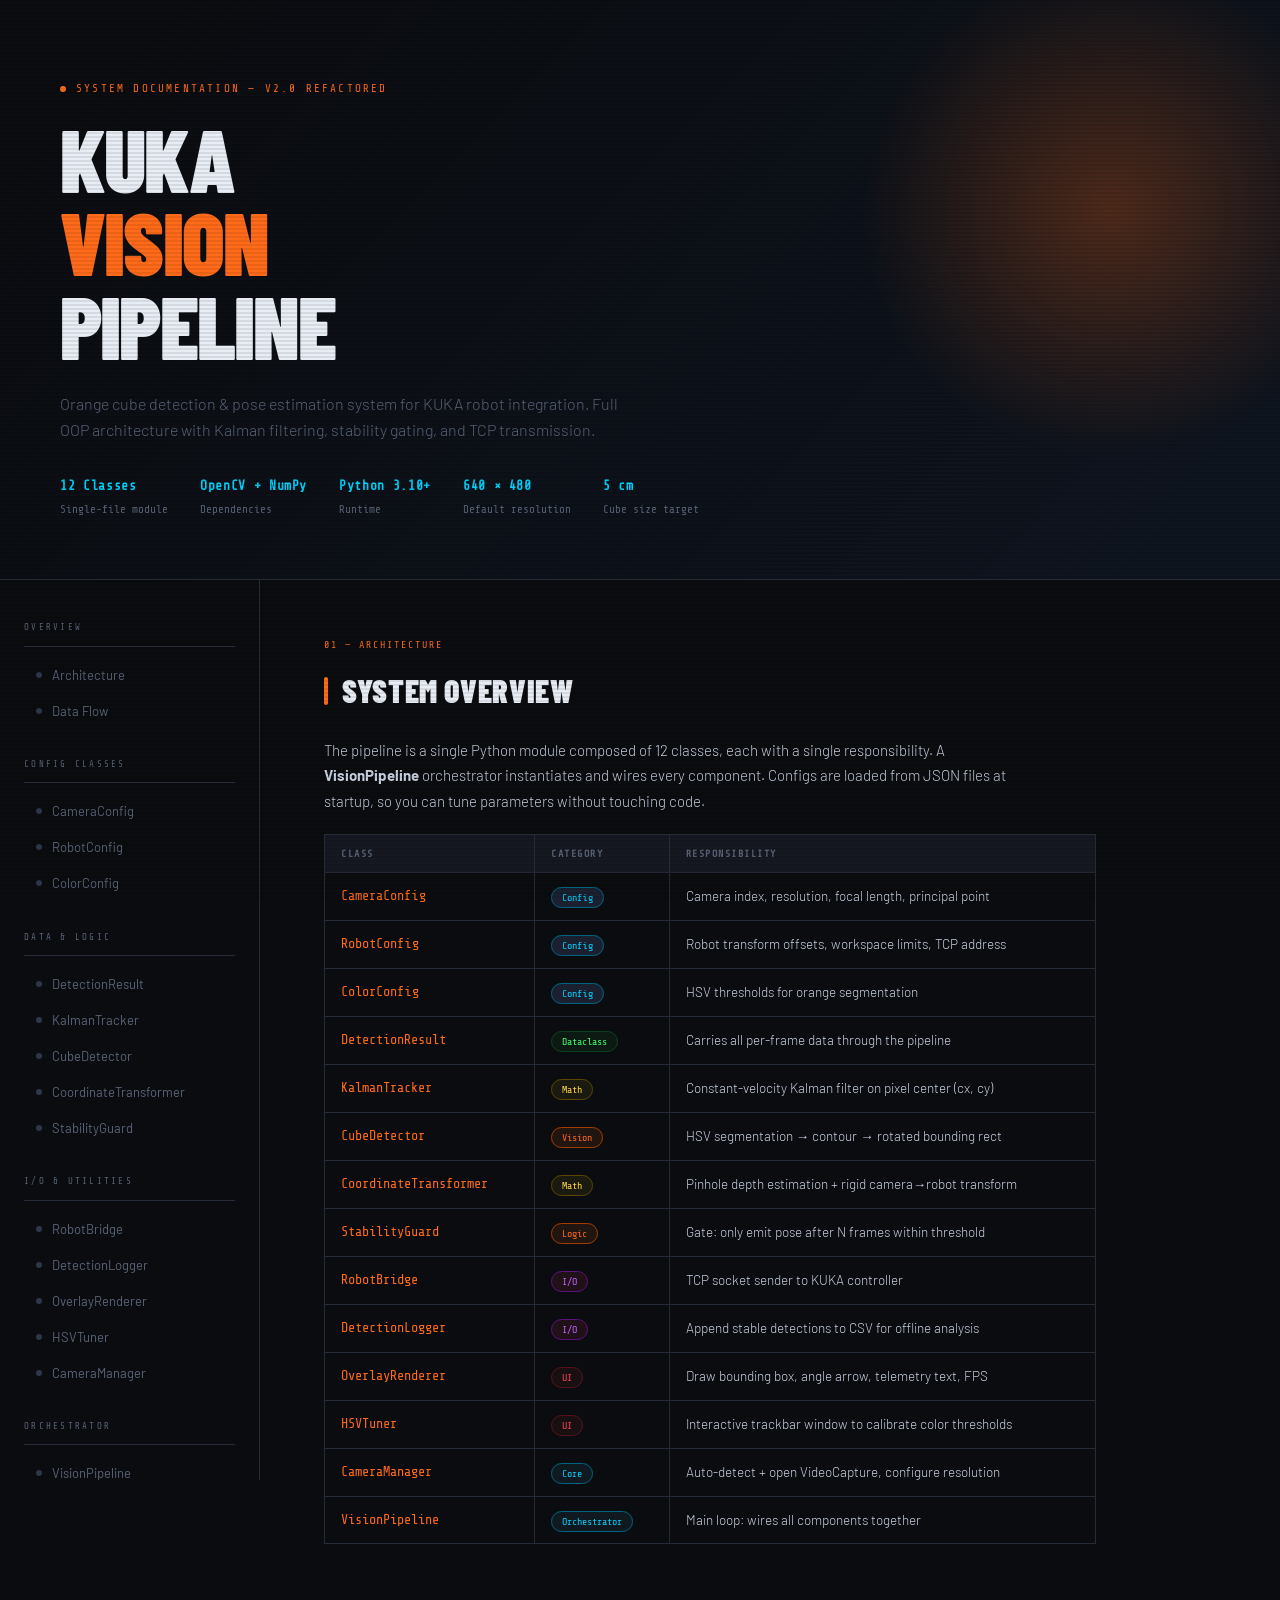
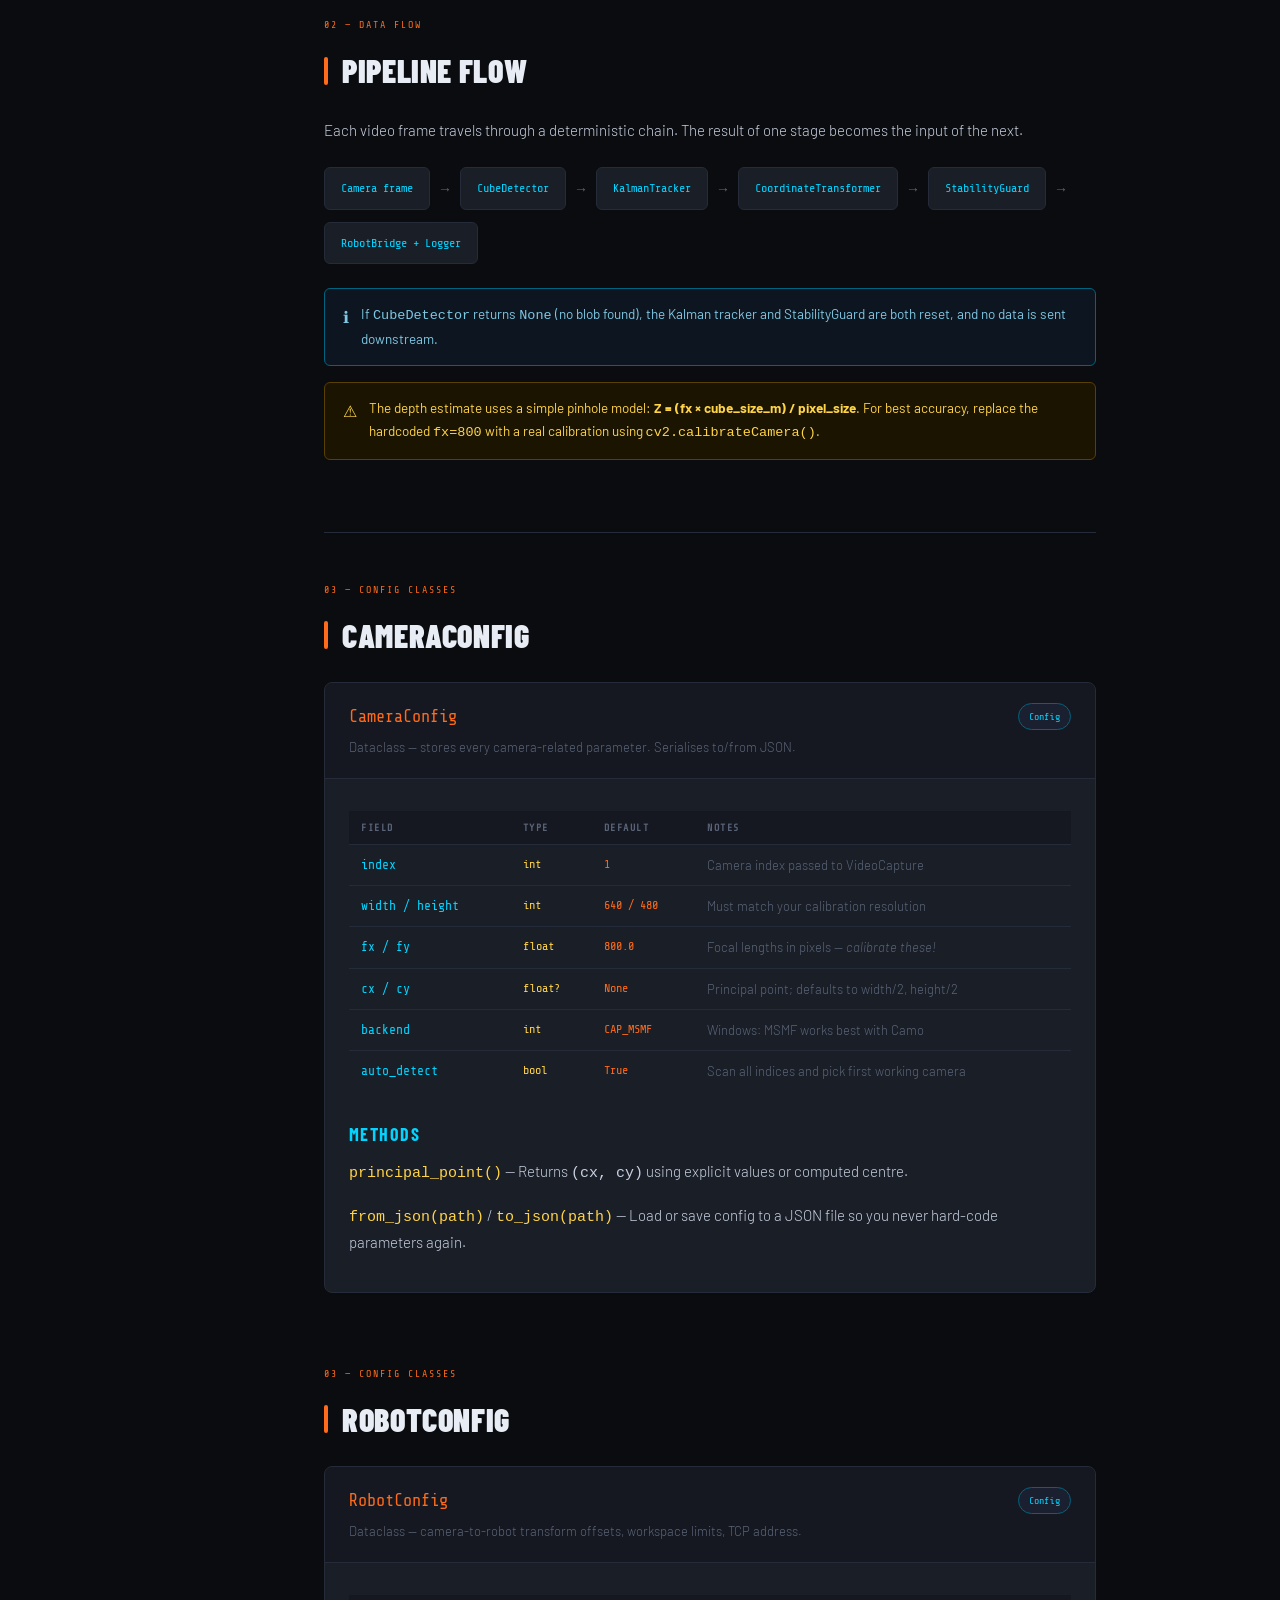
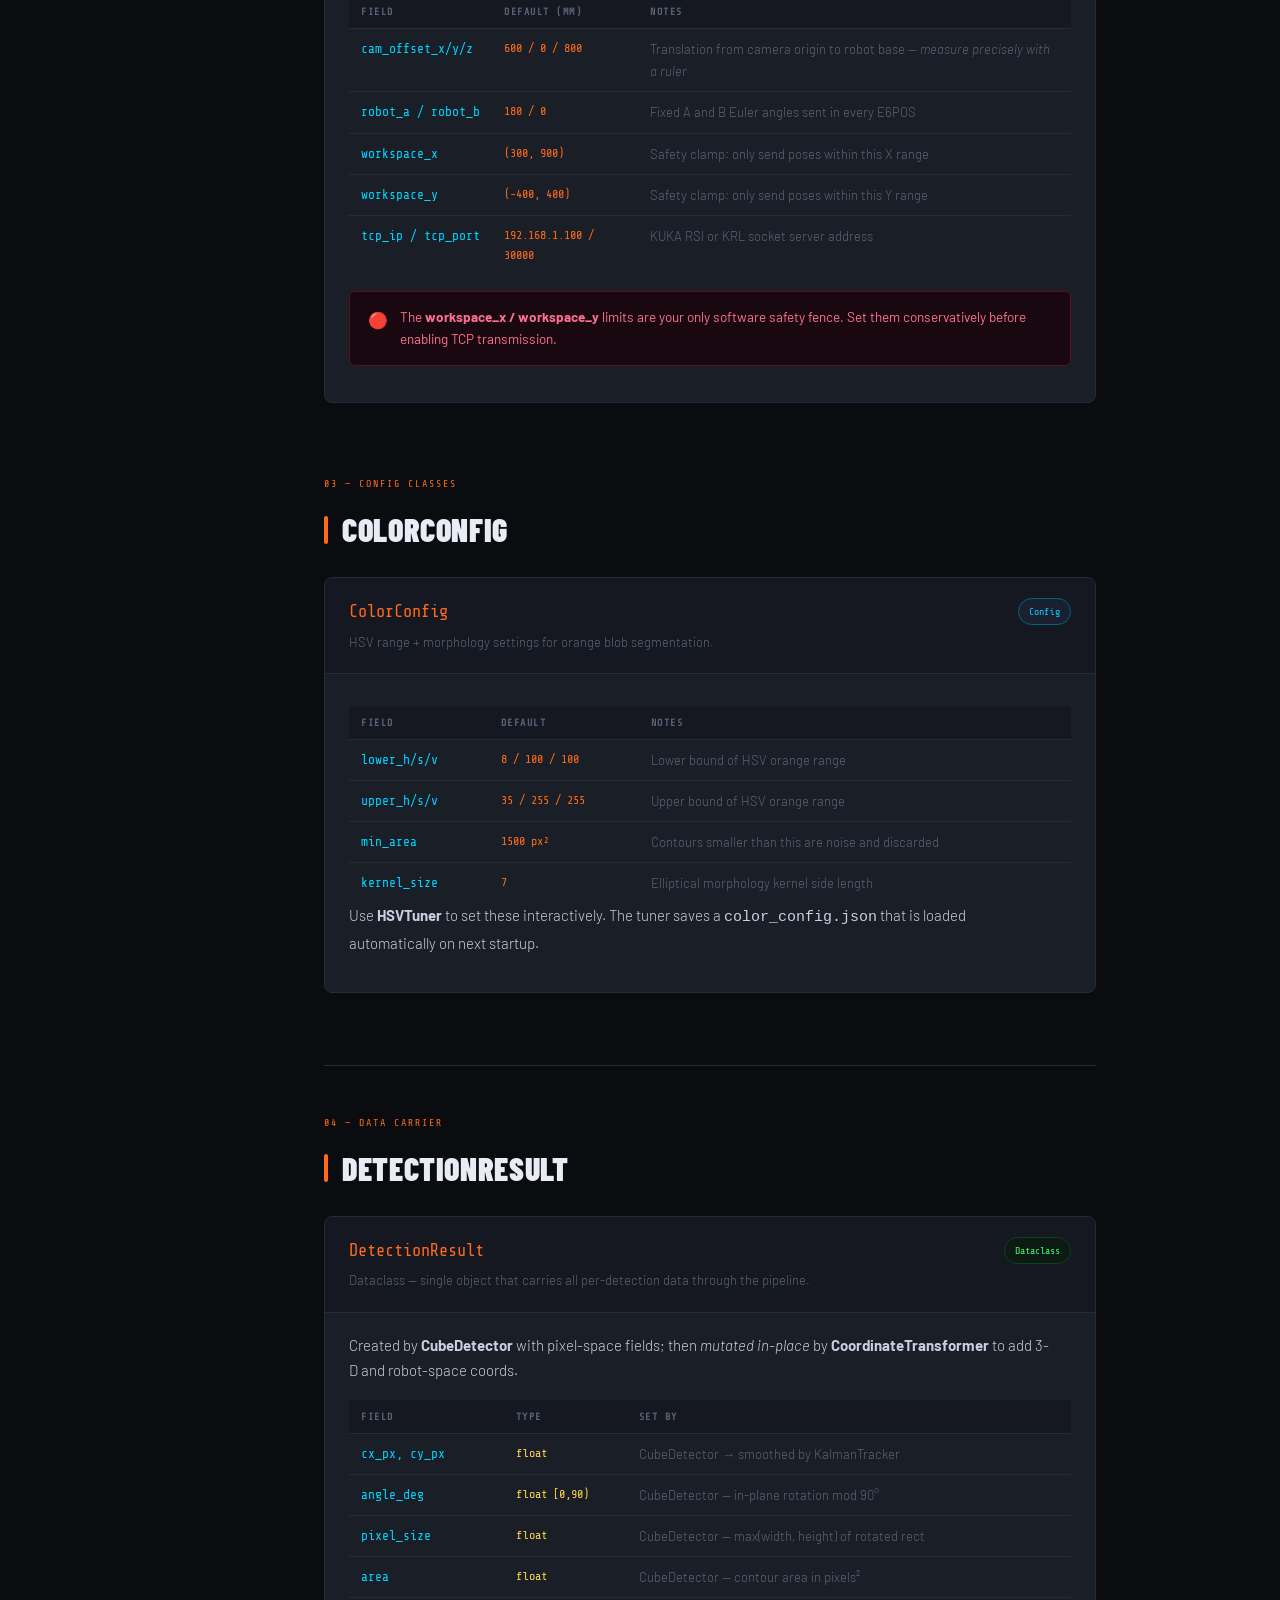
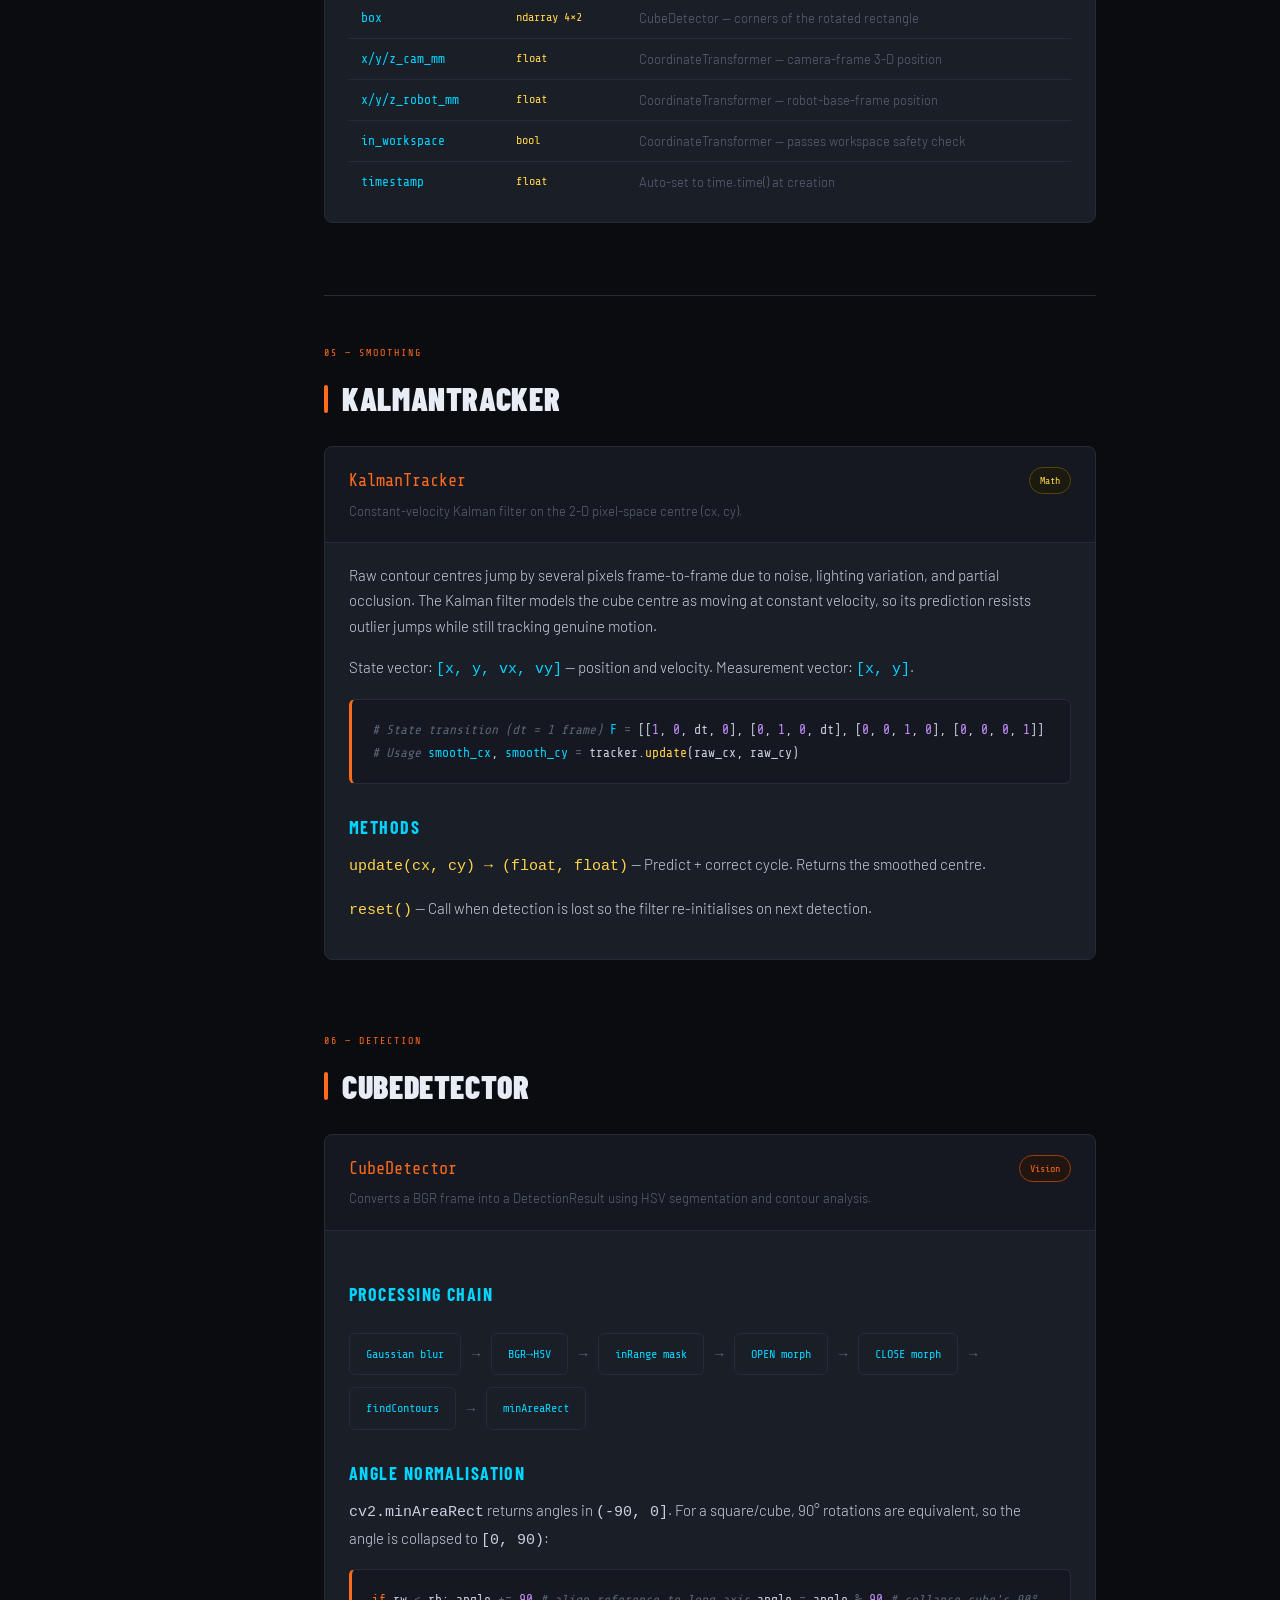
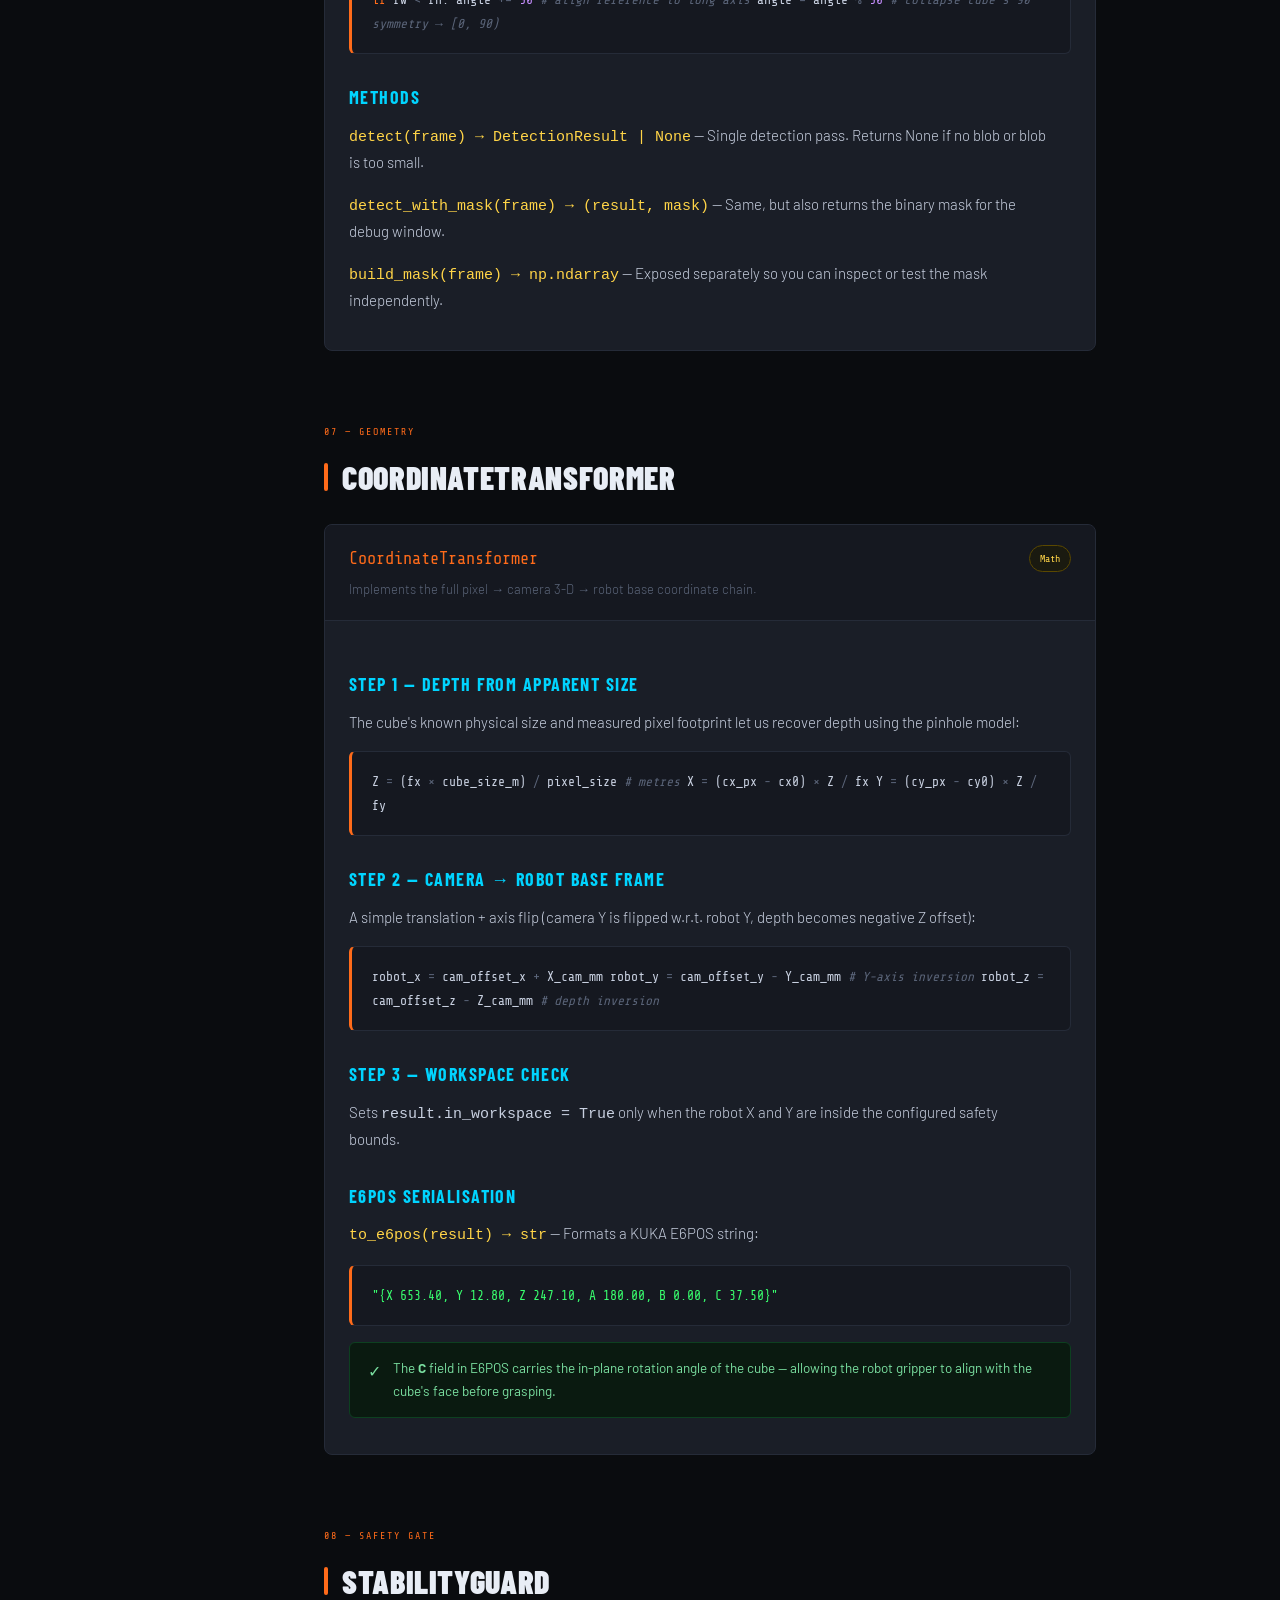
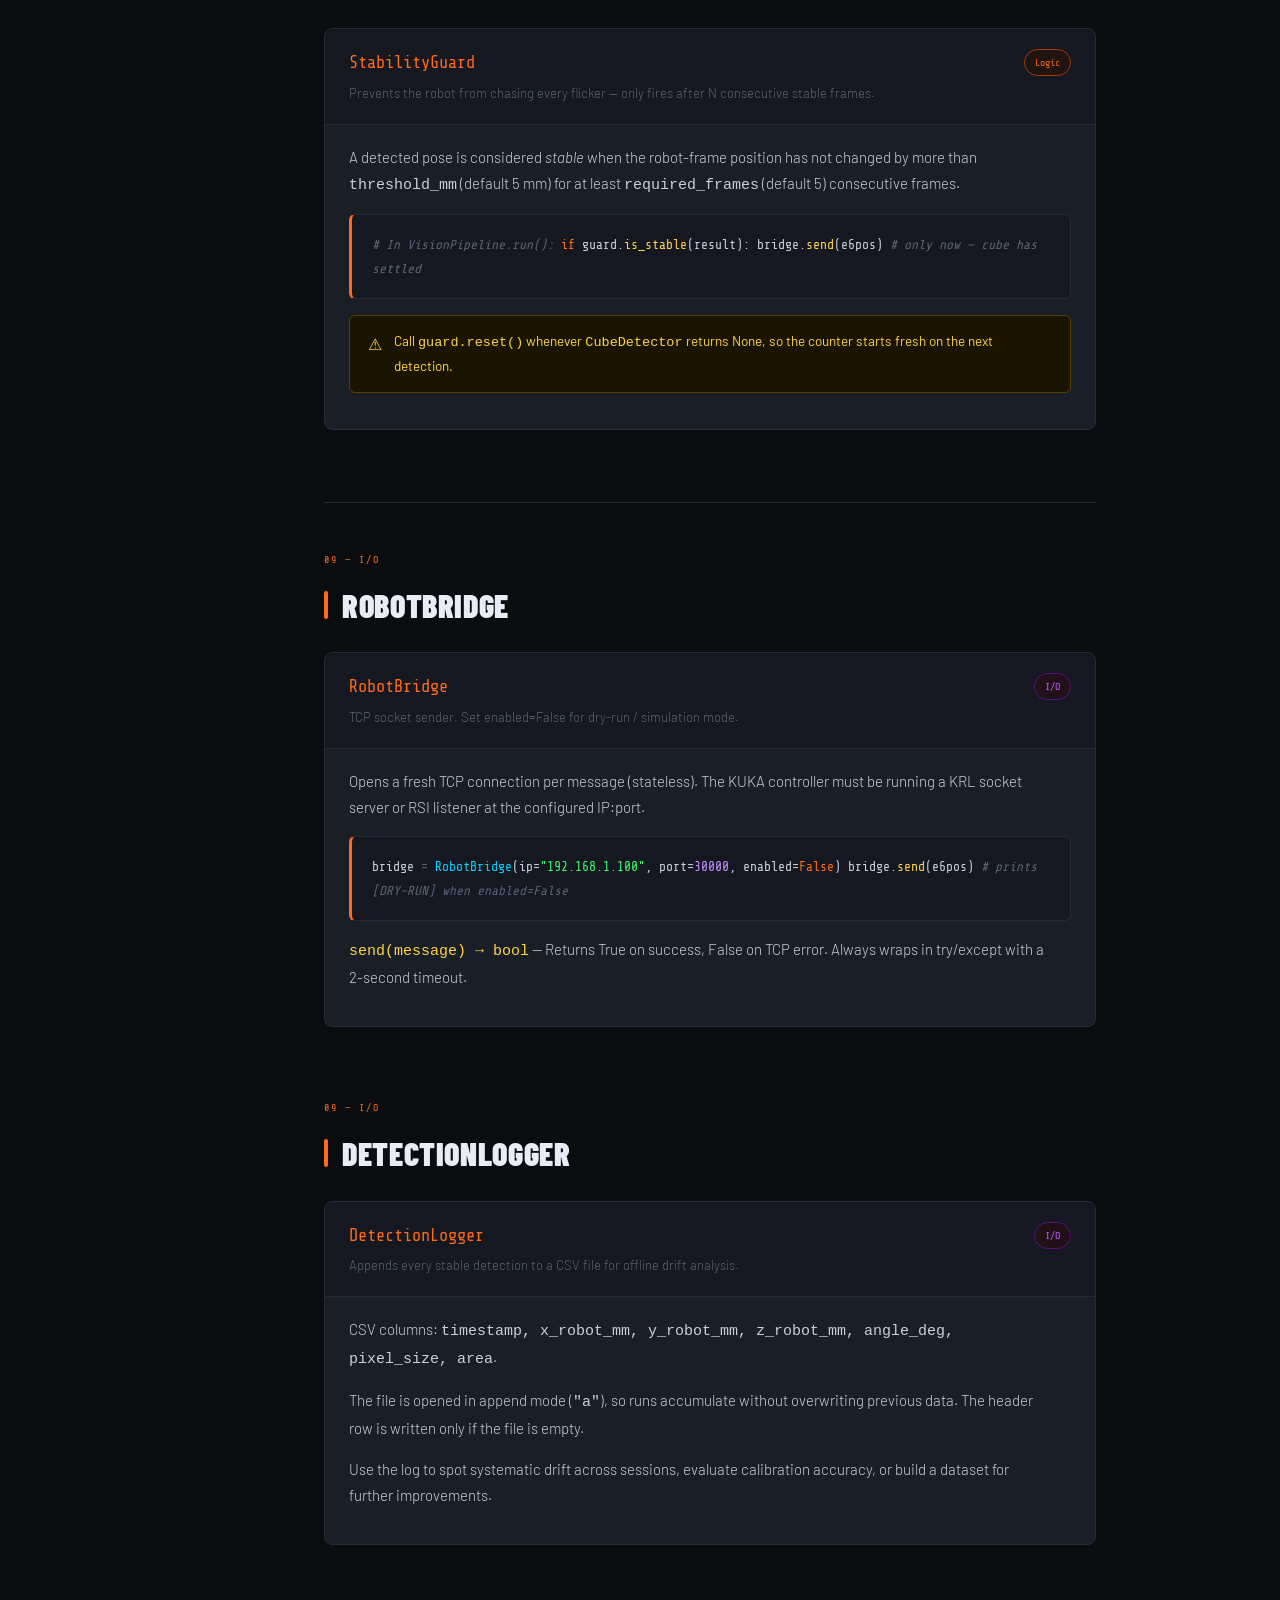
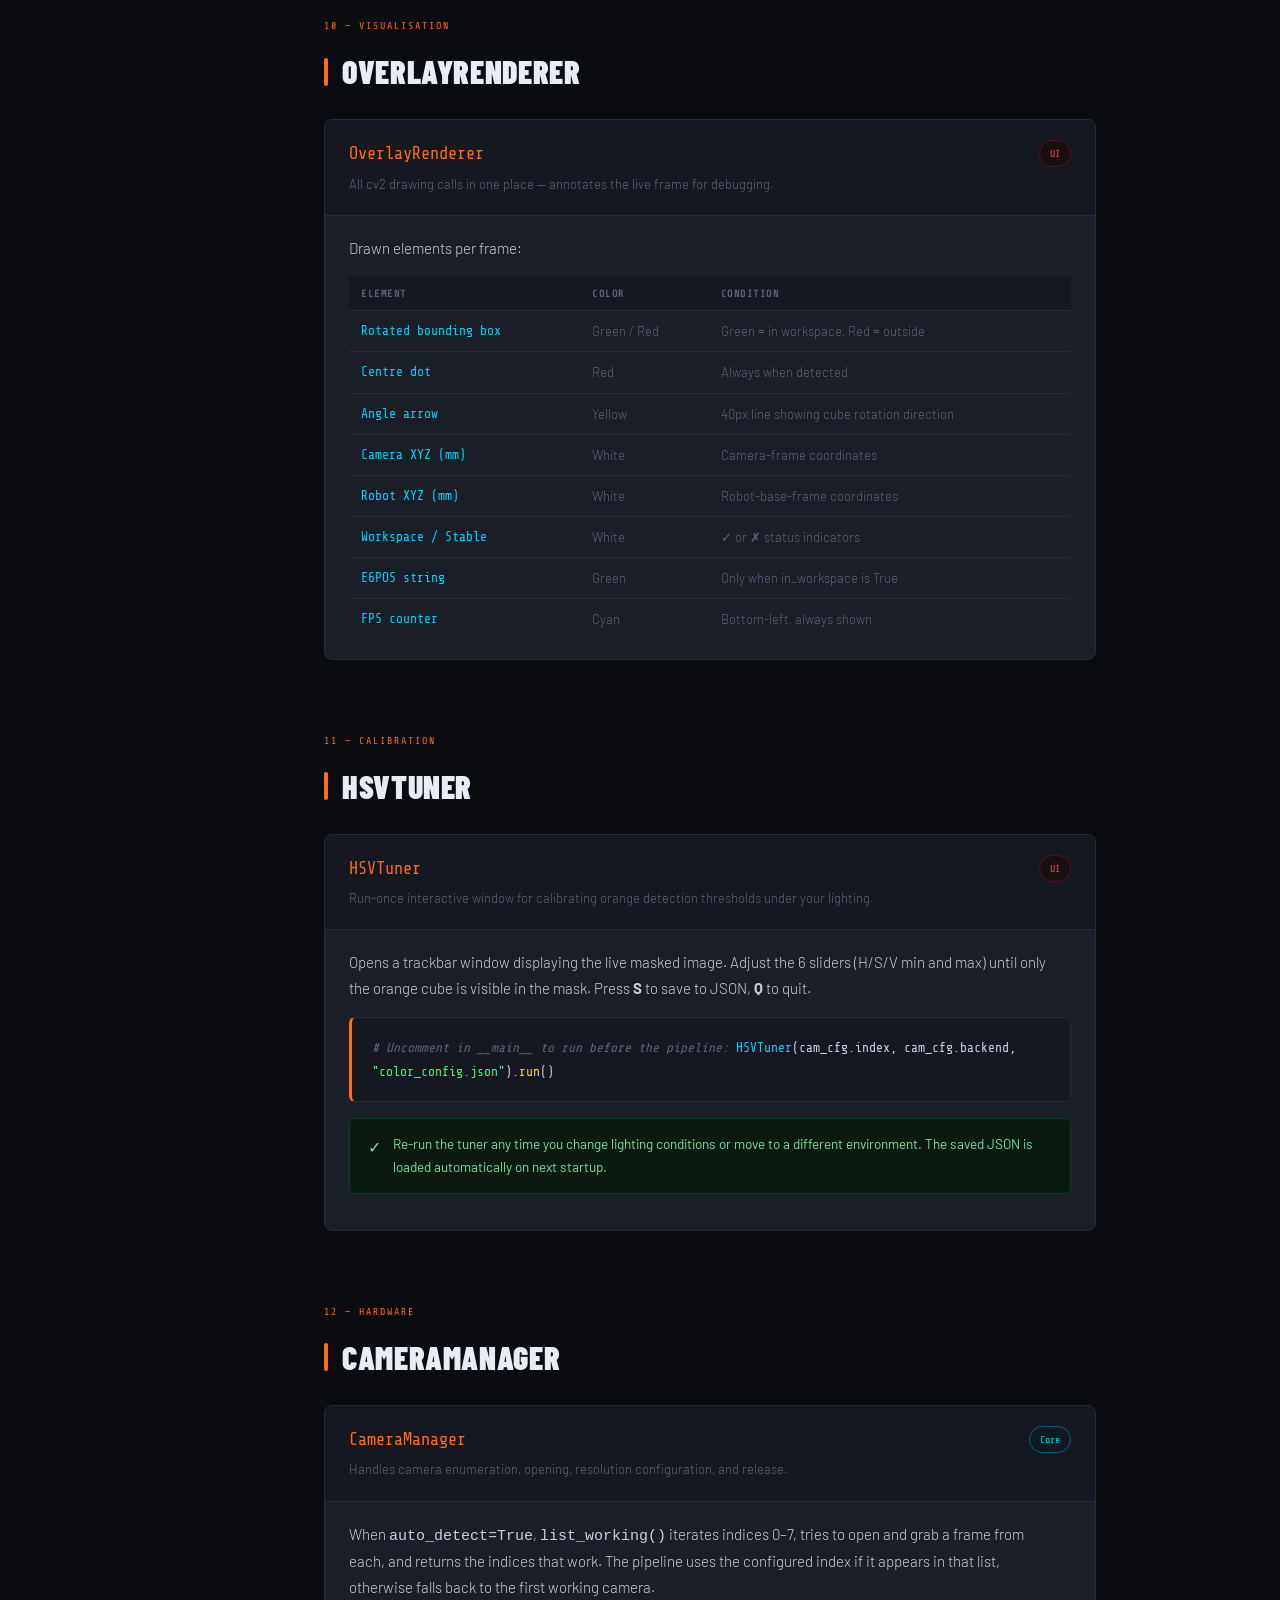
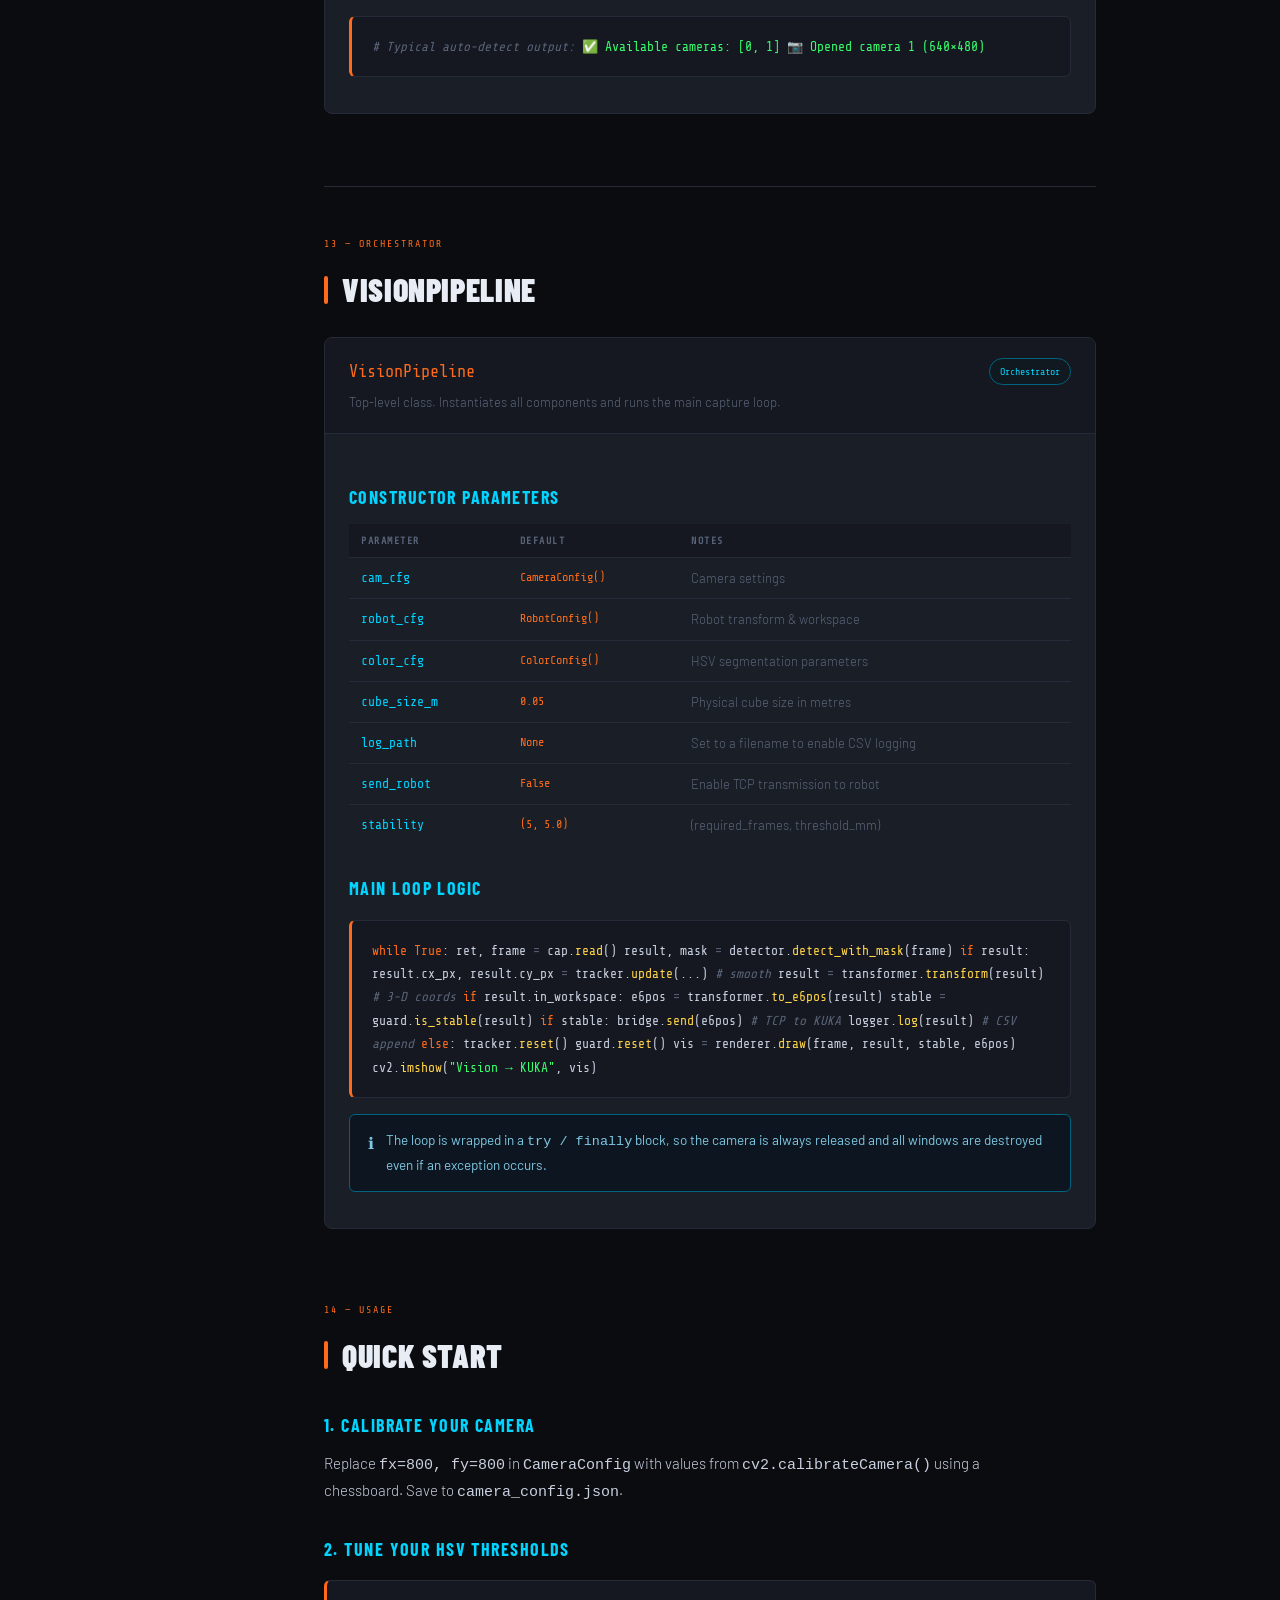
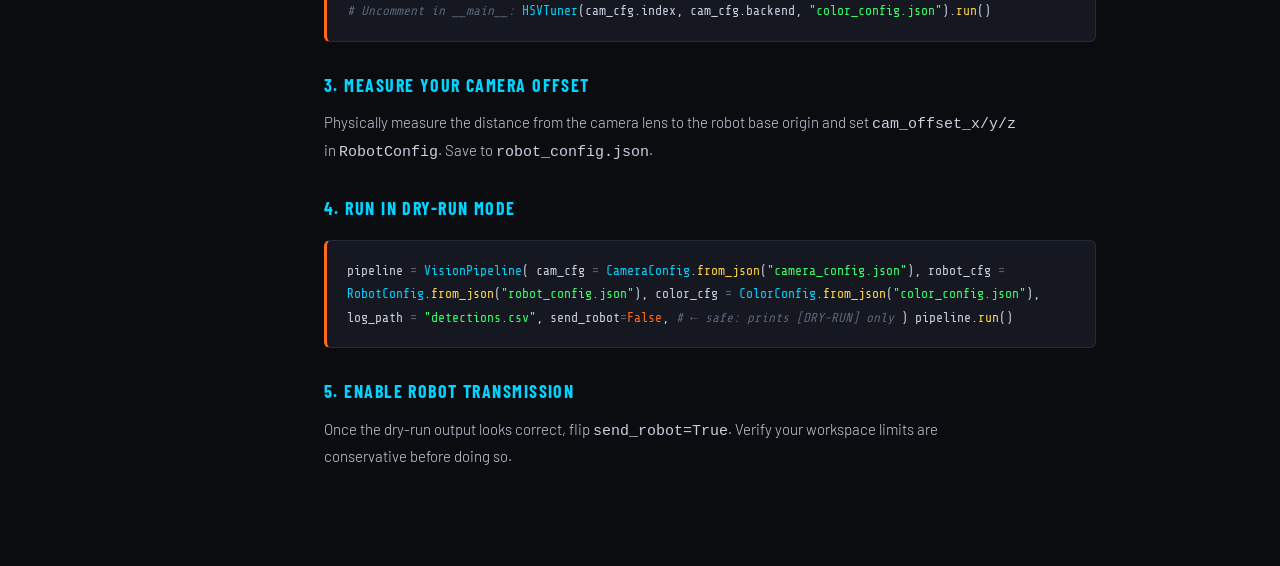
<file: portfolio_assets/software/AVR GP/Pre Trials/kuka_vision_docs.html>
<!DOCTYPE html>
<html lang="en">
<head>
<meta charset="UTF-8" />
<meta name="viewport" content="width=device-width, initial-scale=1.0" />
<title>KUKA Vision Pipeline — Code Documentation</title>
<link href="https://fonts.googleapis.com/css2?family=Share+Tech+Mono&family=Barlow:wght@300;400;600;700;900&family=Barlow+Condensed:wght@700;900&display=swap" rel="stylesheet" />
<style>
  :root {
    --bg:         #0a0c0f;
    --bg2:        #0f1217;
    --bg3:        #151820;
    --panel:      #1a1e27;
    --border:     #252b38;
    --border-hi:  #2e3749;
    --orange:     #ff6b1a;
    --orange-dim: #a33e00;
    --orange-glow:#ff6b1a44;
    --cyan:       #00d4ff;
    --cyan-dim:   #006480;
    --green:      #39ff6e;
    --green-dim:  #0d4020;
    --yellow:     #ffd447;
    --red:        #ff3b5c;
    --text:       #c8d0e0;
    --text-dim:   #5a6478;
    --text-bright:#e8edf5;
    --mono:       'Share Tech Mono', monospace;
    --sans:       'Barlow', sans-serif;
    --cond:       'Barlow Condensed', sans-serif;
  }

  *, *::before, *::after { box-sizing: border-box; margin: 0; padding: 0; }

  html { scroll-behavior: smooth; }

  body {
    background: var(--bg);
    color: var(--text);
    font-family: var(--sans);
    font-size: 15px;
    line-height: 1.7;
    overflow-x: hidden;
  }

  /* ── SCANLINE OVERLAY ── */
  body::before {
    content: '';
    position: fixed; inset: 0;
    background: repeating-linear-gradient(
      0deg,
      transparent,
      transparent 2px,
      rgba(0,0,0,0.08) 2px,
      rgba(0,0,0,0.08) 4px
    );
    pointer-events: none;
    z-index: 9999;
  }

  /* ── HEADER ── */
  header {
    position: relative;
    padding: 80px 60px 60px;
    border-bottom: 1px solid var(--border);
    overflow: hidden;
    background: linear-gradient(135deg, #0a0c0f 0%, #0f1520 100%);
  }

  header::after {
    content: '';
    position: absolute;
    top: -40px; right: -80px;
    width: 500px; height: 500px;
    background: radial-gradient(circle, var(--orange-glow) 0%, transparent 70%);
    pointer-events: none;
  }

  .header-tag {
    font-family: var(--mono);
    font-size: 11px;
    color: var(--orange);
    letter-spacing: 0.2em;
    text-transform: uppercase;
    margin-bottom: 18px;
    display: flex;
    align-items: center;
    gap: 10px;
  }

  .header-tag::before {
    content: '';
    display: inline-block;
    width: 6px; height: 6px;
    background: var(--orange);
    border-radius: 50%;
    animation: blink 1.4s step-end infinite;
  }

  @keyframes blink { 50% { opacity: 0; } }

  h1 {
    font-family: var(--cond);
    font-size: clamp(42px, 7vw, 88px);
    font-weight: 900;
    color: var(--text-bright);
    line-height: 0.95;
    letter-spacing: -0.02em;
    text-transform: uppercase;
    margin-bottom: 24px;
  }

  h1 span { color: var(--orange); }

  .header-sub {
    font-size: 16px;
    font-weight: 300;
    color: var(--text-dim);
    max-width: 560px;
    line-height: 1.6;
  }

  .header-meta {
    margin-top: 32px;
    display: flex;
    gap: 32px;
    flex-wrap: wrap;
  }

  .meta-item {
    font-family: var(--mono);
    font-size: 11px;
    color: var(--text-dim);
    display: flex;
    flex-direction: column;
    gap: 4px;
  }

  .meta-item strong {
    color: var(--cyan);
    font-size: 13px;
    letter-spacing: 0.05em;
  }

  /* ── LAYOUT ── */
  .layout {
    display: grid;
    grid-template-columns: 260px 1fr;
    min-height: 100vh;
    max-width: 1400px;
    margin: 0 auto;
  }

  /* ── SIDEBAR ── */
  nav {
    border-right: 1px solid var(--border);
    padding: 40px 0;
    position: sticky;
    top: 0;
    height: 100vh;
    overflow-y: auto;
    background: var(--bg);
  }

  nav::-webkit-scrollbar { width: 3px; }
  nav::-webkit-scrollbar-track { background: transparent; }
  nav::-webkit-scrollbar-thumb { background: var(--border-hi); border-radius: 2px; }

  .nav-section {
    padding: 0 24px;
    margin-bottom: 28px;
  }

  .nav-label {
    font-family: var(--mono);
    font-size: 9px;
    color: var(--text-dim);
    letter-spacing: 0.25em;
    text-transform: uppercase;
    padding: 0 0 10px 0;
    border-bottom: 1px solid var(--border);
    margin-bottom: 10px;
  }

  nav a {
    display: flex;
    align-items: center;
    gap: 10px;
    padding: 7px 10px;
    border-radius: 4px;
    color: var(--text-dim);
    text-decoration: none;
    font-size: 13px;
    font-weight: 400;
    transition: all 0.15s;
    border-left: 2px solid transparent;
  }

  nav a:hover {
    color: var(--text-bright);
    background: var(--panel);
    border-left-color: var(--orange);
  }

  nav a .dot {
    width: 6px; height: 6px;
    border-radius: 50%;
    background: var(--border-hi);
    flex-shrink: 0;
    transition: background 0.15s;
  }

  nav a:hover .dot { background: var(--orange); }

  .pipeline-diagram {
    margin: 20px 24px 0;
    padding: 16px;
    background: var(--bg3);
    border: 1px solid var(--border);
    border-radius: 6px;
    font-family: var(--mono);
    font-size: 10px;
    color: var(--text-dim);
    line-height: 2.2;
  }

  .pipeline-diagram .arrow { color: var(--orange-dim); }
  .pipeline-diagram .node  { color: var(--cyan); }

  /* ── MAIN CONTENT ── */
  main {
    padding: 56px 64px;
    max-width: 900px;
  }

  /* ── SECTION ── */
  .section {
    margin-bottom: 72px;
    opacity: 0;
    transform: translateY(18px);
    animation: fadeUp 0.5s ease forwards;
  }

  @keyframes fadeUp {
    to { opacity: 1; transform: translateY(0); }
  }

  .section:nth-child(1)  { animation-delay: 0.05s; }
  .section:nth-child(2)  { animation-delay: 0.10s; }
  .section:nth-child(3)  { animation-delay: 0.15s; }
  .section:nth-child(4)  { animation-delay: 0.20s; }
  .section:nth-child(5)  { animation-delay: 0.25s; }
  .section:nth-child(6)  { animation-delay: 0.30s; }
  .section:nth-child(7)  { animation-delay: 0.35s; }
  .section:nth-child(8)  { animation-delay: 0.40s; }
  .section:nth-child(9)  { animation-delay: 0.45s; }
  .section:nth-child(10) { animation-delay: 0.50s; }
  .section:nth-child(11) { animation-delay: 0.55s; }
  .section:nth-child(12) { animation-delay: 0.60s; }
  .section:nth-child(13) { animation-delay: 0.65s; }

  .section-eyebrow {
    font-family: var(--mono);
    font-size: 10px;
    color: var(--orange);
    letter-spacing: 0.2em;
    text-transform: uppercase;
    margin-bottom: 10px;
  }

  h2 {
    font-family: var(--cond);
    font-size: 32px;
    font-weight: 900;
    color: var(--text-bright);
    text-transform: uppercase;
    letter-spacing: 0.02em;
    margin-bottom: 20px;
    display: flex;
    align-items: center;
    gap: 14px;
  }

  h2::before {
    content: '';
    display: block;
    width: 4px;
    height: 28px;
    background: var(--orange);
    border-radius: 2px;
    flex-shrink: 0;
  }

  h3 {
    font-family: var(--cond);
    font-size: 18px;
    font-weight: 700;
    color: var(--cyan);
    text-transform: uppercase;
    letter-spacing: 0.08em;
    margin: 28px 0 10px;
  }

  p {
    color: var(--text);
    margin-bottom: 16px;
    max-width: 700px;
    font-weight: 300;
  }

  /* ── CLASS CARD ── */
  .class-card {
    background: var(--panel);
    border: 1px solid var(--border);
    border-radius: 8px;
    margin-bottom: 32px;
    overflow: hidden;
    transition: border-color 0.2s;
  }

  .class-card:hover { border-color: var(--border-hi); }

  .class-header {
    padding: 20px 24px;
    border-bottom: 1px solid var(--border);
    display: flex;
    align-items: flex-start;
    justify-content: space-between;
    gap: 16px;
    background: var(--bg3);
  }

  .class-name {
    font-family: var(--mono);
    font-size: 17px;
    color: var(--orange);
    margin-bottom: 4px;
  }

  .class-desc {
    font-size: 13px;
    color: var(--text-dim);
    font-weight: 300;
  }

  .class-badge {
    font-family: var(--mono);
    font-size: 10px;
    padding: 4px 10px;
    border-radius: 20px;
    white-space: nowrap;
    flex-shrink: 0;
  }

  .badge-config   { background: #1a2030; color: var(--cyan);   border: 1px solid var(--cyan-dim); }
  .badge-logic    { background: #201510; color: var(--orange);  border: 1px solid var(--orange-dim); }
  .badge-data     { background: #0d1a14; color: var(--green);   border: 1px solid var(--green-dim); }
  .badge-io       { background: #201018; color: #c060ff;        border: 1px solid #5a1080; }
  .badge-math     { background: #1a1a10; color: var(--yellow);  border: 1px solid #5a4800; }
  .badge-ui       { background: #181010; color: var(--red);     border: 1px solid #5a1020; }
  .badge-core     { background: #101820; color: var(--cyan);    border: 1px solid var(--cyan-dim); }

  .class-body {
    padding: 20px 24px;
  }

  /* ── PROPS TABLE ── */
  .prop-table {
    width: 100%;
    border-collapse: collapse;
    font-size: 13px;
    margin-top: 12px;
  }

  .prop-table th {
    font-family: var(--mono);
    font-size: 10px;
    letter-spacing: 0.15em;
    text-transform: uppercase;
    color: var(--text-dim);
    text-align: left;
    padding: 8px 12px;
    border-bottom: 1px solid var(--border);
    background: var(--bg3);
  }

  .prop-table td {
    padding: 9px 12px;
    border-bottom: 1px solid var(--border);
    vertical-align: top;
  }

  .prop-table tr:last-child td { border-bottom: none; }
  .prop-table tr:hover td { background: var(--bg3); }

  .prop-table .prop-name {
    font-family: var(--mono);
    color: var(--cyan);
    font-size: 13px;
    white-space: nowrap;
  }

  .prop-table .prop-type {
    font-family: var(--mono);
    color: var(--yellow);
    font-size: 12px;
  }

  .prop-table .prop-default {
    font-family: var(--mono);
    color: var(--orange);
    font-size: 12px;
  }

  .prop-table .prop-note {
    color: var(--text-dim);
    font-size: 13px;
    font-weight: 300;
  }

  /* ── CODE BLOCK ── */
  .code-block {
    background: var(--bg3);
    border: 1px solid var(--border);
    border-left: 3px solid var(--orange);
    border-radius: 6px;
    padding: 18px 20px;
    margin: 16px 0;
    overflow-x: auto;
    font-family: var(--mono);
    font-size: 13px;
    line-height: 1.8;
    color: var(--text);
  }

  .code-block .kw  { color: var(--orange); }
  .code-block .cl  { color: var(--cyan); }
  .code-block .fn  { color: var(--yellow); }
  .code-block .st  { color: var(--green); }
  .code-block .cm  { color: var(--text-dim); font-style: italic; }
  .code-block .nm  { color: #c78fff; }
  .code-block .op  { color: var(--text-dim); }

  /* ── CALLOUT ── */
  .callout {
    padding: 14px 18px;
    border-radius: 6px;
    margin: 16px 0;
    font-size: 13.5px;
    display: flex;
    gap: 12px;
    align-items: flex-start;
  }

  .callout-icon { flex-shrink: 0; font-size: 16px; line-height: 1.7; }

  .callout.info    { background: #0d1520; border: 1px solid var(--cyan-dim);   color: #7ec8e3; }
  .callout.warn    { background: #1a1400; border: 1px solid #5a4000;           color: var(--yellow); }
  .callout.tip     { background: #0a1a10; border: 1px solid var(--green-dim);  color: #7adfa0; }
  .callout.danger  { background: #1a0810; border: 1px solid #5a1020;           color: #ff7090; }

  /* ── FLOW DIAGRAM ── */
  .flow {
    display: flex;
    align-items: center;
    gap: 0;
    flex-wrap: wrap;
    margin: 24px 0;
    row-gap: 12px;
  }

  .flow-node {
    background: var(--panel);
    border: 1px solid var(--border);
    border-radius: 6px;
    padding: 10px 16px;
    font-family: var(--mono);
    font-size: 12px;
    color: var(--cyan);
    white-space: nowrap;
    transition: border-color 0.2s, color 0.2s;
    cursor: default;
  }

  .flow-node:hover { border-color: var(--orange); color: var(--orange); }

  .flow-arrow {
    padding: 0 8px;
    color: var(--text-dim);
    font-size: 14px;
    flex-shrink: 0;
  }

  /* ── OVERVIEW TABLE ── */
  .overview-table {
    width: 100%;
    border-collapse: collapse;
    font-size: 13.5px;
    margin: 20px 0;
  }

  .overview-table th {
    font-family: var(--mono);
    font-size: 10px;
    letter-spacing: 0.15em;
    text-transform: uppercase;
    color: var(--text-dim);
    text-align: left;
    padding: 10px 16px;
    background: var(--bg3);
    border: 1px solid var(--border);
  }

  .overview-table td {
    padding: 12px 16px;
    border: 1px solid var(--border);
    vertical-align: top;
  }

  .overview-table tr:hover td { background: var(--panel); }

  .overview-table .td-class {
    font-family: var(--mono);
    color: var(--orange);
    white-space: nowrap;
  }

  .overview-table .td-role  { color: var(--text); font-weight: 300; }
  .overview-table .td-badge { }

  /* ── DIVIDER ── */
  .divider {
    border: none;
    border-top: 1px solid var(--border);
    margin: 48px 0;
  }

  /* ── SCROLLBAR ── */
  ::-webkit-scrollbar       { width: 6px; height: 6px; }
  ::-webkit-scrollbar-track { background: var(--bg); }
  ::-webkit-scrollbar-thumb { background: var(--border-hi); border-radius: 3px; }

  /* ── RESPONSIVE ── */
  @media (max-width: 860px) {
    .layout { grid-template-columns: 1fr; }
    nav { display: none; }
    main { padding: 32px 24px; }
    header { padding: 48px 24px 40px; }
  }
</style>
</head>
<body>

<!-- ══ HEADER ══════════════════════════════════════════════════ -->
<header>
  <div class="header-tag">System Documentation — v2.0 Refactored</div>
  <h1>KUKA<br/><span>Vision</span><br/>Pipeline</h1>
  <p class="header-sub">
    Orange cube detection &amp; pose estimation system for KUKA robot integration.
    Full OOP architecture with Kalman filtering, stability gating, and TCP transmission.
  </p>
  <div class="header-meta">
    <div class="meta-item"><strong>12 Classes</strong>Single-file module</div>
    <div class="meta-item"><strong>OpenCV + NumPy</strong>Dependencies</div>
    <div class="meta-item"><strong>Python 3.10+</strong>Runtime</div>
    <div class="meta-item"><strong>640 × 480</strong>Default resolution</div>
    <div class="meta-item"><strong>5 cm</strong>Cube size target</div>
  </div>
</header>

<div class="layout">

<!-- ══ SIDEBAR NAV ══════════════════════════════════════════════ -->
<nav>
  <div class="nav-section">
    <div class="nav-label">Overview</div>
    <a href="#overview"><span class="dot"></span>Architecture</a>
    <a href="#pipeline-flow"><span class="dot"></span>Data Flow</a>
  </div>
  <div class="nav-section">
    <div class="nav-label">Config Classes</div>
    <a href="#cameracfg"><span class="dot"></span>CameraConfig</a>
    <a href="#robotcfg"><span class="dot"></span>RobotConfig</a>
    <a href="#colorcfg"><span class="dot"></span>ColorConfig</a>
  </div>
  <div class="nav-section">
    <div class="nav-label">Data & Logic</div>
    <a href="#detection-result"><span class="dot"></span>DetectionResult</a>
    <a href="#kalman"><span class="dot"></span>KalmanTracker</a>
    <a href="#detector"><span class="dot"></span>CubeDetector</a>
    <a href="#transformer"><span class="dot"></span>CoordinateTransformer</a>
    <a href="#stability"><span class="dot"></span>StabilityGuard</a>
  </div>
  <div class="nav-section">
    <div class="nav-label">I/O & Utilities</div>
    <a href="#bridge"><span class="dot"></span>RobotBridge</a>
    <a href="#logger"><span class="dot"></span>DetectionLogger</a>
    <a href="#renderer"><span class="dot"></span>OverlayRenderer</a>
    <a href="#hsvtuner"><span class="dot"></span>HSVTuner</a>
    <a href="#cammanager"><span class="dot"></span>CameraManager</a>
  </div>
  <div class="nav-section">
    <div class="nav-label">Orchestrator</div>
    <a href="#visionpipeline"><span class="dot"></span>VisionPipeline</a>
  </div>

  <div class="pipeline-diagram">
    <div class="node">CameraManager</div>
    <div class="arrow">  ↓  frame</div>
    <div class="node">CubeDetector</div>
    <div class="arrow">  ↓  DetectionResult</div>
    <div class="node">KalmanTracker</div>
    <div class="arrow">  ↓  smoothed px</div>
    <div class="node">CoordinateTransformer</div>
    <div class="arrow">  ↓  robot coords</div>
    <div class="node">StabilityGuard</div>
    <div class="arrow">  ↓  stable?</div>
    <div class="node">RobotBridge</div>
    <div class="arrow">  +  DetectionLogger</div>
    <div class="node">OverlayRenderer</div>
  </div>
</nav>

<!-- ══ MAIN ══════════════════════════════════════════════════════ -->
<main>

  <!-- ── ARCHITECTURE OVERVIEW ── -->
  <section class="section" id="overview">
    <div class="section-eyebrow">01 — Architecture</div>
    <h2>System Overview</h2>
    <p>
      The pipeline is a single Python module composed of 12 classes, each with a single responsibility.
      A <strong>VisionPipeline</strong> orchestrator instantiates and wires every component.
      Configs are loaded from JSON files at startup, so you can tune parameters without touching code.
    </p>

    <table class="overview-table">
      <thead>
        <tr>
          <th>Class</th>
          <th>Category</th>
          <th>Responsibility</th>
        </tr>
      </thead>
      <tbody>
        <tr><td class="td-class">CameraConfig</td><td><span class="class-badge badge-config">Config</span></td><td class="td-role">Camera index, resolution, focal length, principal point</td></tr>
        <tr><td class="td-class">RobotConfig</td><td><span class="class-badge badge-config">Config</span></td><td class="td-role">Robot transform offsets, workspace limits, TCP address</td></tr>
        <tr><td class="td-class">ColorConfig</td><td><span class="class-badge badge-config">Config</span></td><td class="td-role">HSV thresholds for orange segmentation</td></tr>
        <tr><td class="td-class">DetectionResult</td><td><span class="class-badge badge-data">Dataclass</span></td><td class="td-role">Carries all per-frame data through the pipeline</td></tr>
        <tr><td class="td-class">KalmanTracker</td><td><span class="class-badge badge-math">Math</span></td><td class="td-role">Constant-velocity Kalman filter on pixel center (cx, cy)</td></tr>
        <tr><td class="td-class">CubeDetector</td><td><span class="class-badge badge-logic">Vision</span></td><td class="td-role">HSV segmentation → contour → rotated bounding rect</td></tr>
        <tr><td class="td-class">CoordinateTransformer</td><td><span class="class-badge badge-math">Math</span></td><td class="td-role">Pinhole depth estimation + rigid camera→robot transform</td></tr>
        <tr><td class="td-class">StabilityGuard</td><td><span class="class-badge badge-logic">Logic</span></td><td class="td-role">Gate: only emit pose after N frames within threshold</td></tr>
        <tr><td class="td-class">RobotBridge</td><td><span class="class-badge badge-io">I/O</span></td><td class="td-role">TCP socket sender to KUKA controller</td></tr>
        <tr><td class="td-class">DetectionLogger</td><td><span class="class-badge badge-io">I/O</span></td><td class="td-role">Append stable detections to CSV for offline analysis</td></tr>
        <tr><td class="td-class">OverlayRenderer</td><td><span class="class-badge badge-ui">UI</span></td><td class="td-role">Draw bounding box, angle arrow, telemetry text, FPS</td></tr>
        <tr><td class="td-class">HSVTuner</td><td><span class="class-badge badge-ui">UI</span></td><td class="td-role">Interactive trackbar window to calibrate color thresholds</td></tr>
        <tr><td class="td-class">CameraManager</td><td><span class="class-badge badge-core">Core</span></td><td class="td-role">Auto-detect + open VideoCapture, configure resolution</td></tr>
        <tr><td class="td-class">VisionPipeline</td><td><span class="class-badge badge-core">Orchestrator</span></td><td class="td-role">Main loop: wires all components together</td></tr>
      </tbody>
    </table>
  </section>

  <!-- ── DATA FLOW ── -->
  <section class="section" id="pipeline-flow">
    <div class="section-eyebrow">02 — Data Flow</div>
    <h2>Pipeline Flow</h2>
    <p>Each video frame travels through a deterministic chain. The result of one stage becomes the input of the next.</p>

    <div class="flow">
      <div class="flow-node">Camera frame</div>
      <div class="flow-arrow">→</div>
      <div class="flow-node">CubeDetector</div>
      <div class="flow-arrow">→</div>
      <div class="flow-node">KalmanTracker</div>
      <div class="flow-arrow">→</div>
      <div class="flow-node">CoordinateTransformer</div>
      <div class="flow-arrow">→</div>
      <div class="flow-node">StabilityGuard</div>
      <div class="flow-arrow">→</div>
      <div class="flow-node">RobotBridge + Logger</div>
    </div>

    <div class="callout info">
      <span class="callout-icon">ℹ</span>
      <span>If <code>CubeDetector</code> returns <code>None</code> (no blob found), the Kalman tracker and StabilityGuard are both reset, and no data is sent downstream.</span>
    </div>

    <div class="callout warn">
      <span class="callout-icon">⚠</span>
      <span>The depth estimate uses a simple pinhole model: <strong>Z = (fx × cube_size_m) / pixel_size</strong>. For best accuracy, replace the hardcoded <code>fx=800</code> with a real calibration using <code>cv2.calibrateCamera()</code>.</span>
    </div>
  </section>

  <hr class="divider" />

  <!-- ── CAMERACFG ── -->
  <section class="section" id="cameracfg">
    <div class="section-eyebrow">03 — Config Classes</div>
    <h2>CameraConfig</h2>
    <div class="class-card">
      <div class="class-header">
        <div>
          <div class="class-name">CameraConfig</div>
          <div class="class-desc">Dataclass — stores every camera-related parameter. Serialises to/from JSON.</div>
        </div>
        <span class="class-badge badge-config">Config</span>
      </div>
      <div class="class-body">
        <table class="prop-table">
          <thead><tr><th>Field</th><th>Type</th><th>Default</th><th>Notes</th></tr></thead>
          <tbody>
            <tr><td class="prop-name">index</td><td class="prop-type">int</td><td class="prop-default">1</td><td class="prop-note">Camera index passed to VideoCapture</td></tr>
            <tr><td class="prop-name">width / height</td><td class="prop-type">int</td><td class="prop-default">640 / 480</td><td class="prop-note">Must match your calibration resolution</td></tr>
            <tr><td class="prop-name">fx / fy</td><td class="prop-type">float</td><td class="prop-default">800.0</td><td class="prop-note">Focal lengths in pixels — <em>calibrate these!</em></td></tr>
            <tr><td class="prop-name">cx / cy</td><td class="prop-type">float?</td><td class="prop-default">None</td><td class="prop-note">Principal point; defaults to width/2, height/2</td></tr>
            <tr><td class="prop-name">backend</td><td class="prop-type">int</td><td class="prop-default">CAP_MSMF</td><td class="prop-note">Windows: MSMF works best with Camo</td></tr>
            <tr><td class="prop-name">auto_detect</td><td class="prop-type">bool</td><td class="prop-default">True</td><td class="prop-note">Scan all indices and pick first working camera</td></tr>
          </tbody>
        </table>
        <h3>Methods</h3>
        <p><code style="color:var(--yellow)">principal_point()</code> — Returns <code>(cx, cy)</code> using explicit values or computed centre.</p>
        <p><code style="color:var(--yellow)">from_json(path)</code> / <code style="color:var(--yellow)">to_json(path)</code> — Load or save config to a JSON file so you never hard-code parameters again.</p>
      </div>
    </div>
  </section>

  <!-- ── ROBOTCFG ── -->
  <section class="section" id="robotcfg">
    <div class="section-eyebrow">03 — Config Classes</div>
    <h2>RobotConfig</h2>
    <div class="class-card">
      <div class="class-header">
        <div>
          <div class="class-name">RobotConfig</div>
          <div class="class-desc">Dataclass — camera-to-robot transform offsets, workspace limits, TCP address.</div>
        </div>
        <span class="class-badge badge-config">Config</span>
      </div>
      <div class="class-body">
        <table class="prop-table">
          <thead><tr><th>Field</th><th>Default (mm)</th><th>Notes</th></tr></thead>
          <tbody>
            <tr><td class="prop-name">cam_offset_x/y/z</td><td class="prop-default">600 / 0 / 800</td><td class="prop-note">Translation from camera origin to robot base — <em>measure precisely with a ruler</em></td></tr>
            <tr><td class="prop-name">robot_a / robot_b</td><td class="prop-default">180 / 0</td><td class="prop-note">Fixed A and B Euler angles sent in every E6POS</td></tr>
            <tr><td class="prop-name">workspace_x</td><td class="prop-default">(300, 900)</td><td class="prop-note">Safety clamp: only send poses within this X range</td></tr>
            <tr><td class="prop-name">workspace_y</td><td class="prop-default">(-400, 400)</td><td class="prop-note">Safety clamp: only send poses within this Y range</td></tr>
            <tr><td class="prop-name">tcp_ip / tcp_port</td><td class="prop-default">192.168.1.100 / 30000</td><td class="prop-note">KUKA RSI or KRL socket server address</td></tr>
          </tbody>
        </table>
        <div class="callout danger">
          <span class="callout-icon">🔴</span>
          <span>The <strong>workspace_x / workspace_y</strong> limits are your only software safety fence. Set them conservatively before enabling TCP transmission.</span>
        </div>
      </div>
    </div>
  </section>

  <!-- ── COLORCFG ── -->
  <section class="section" id="colorcfg">
    <div class="section-eyebrow">03 — Config Classes</div>
    <h2>ColorConfig</h2>
    <div class="class-card">
      <div class="class-header">
        <div>
          <div class="class-name">ColorConfig</div>
          <div class="class-desc">HSV range + morphology settings for orange blob segmentation.</div>
        </div>
        <span class="class-badge badge-config">Config</span>
      </div>
      <div class="class-body">
        <table class="prop-table">
          <thead><tr><th>Field</th><th>Default</th><th>Notes</th></tr></thead>
          <tbody>
            <tr><td class="prop-name">lower_h/s/v</td><td class="prop-default">8 / 100 / 100</td><td class="prop-note">Lower bound of HSV orange range</td></tr>
            <tr><td class="prop-name">upper_h/s/v</td><td class="prop-default">35 / 255 / 255</td><td class="prop-note">Upper bound of HSV orange range</td></tr>
            <tr><td class="prop-name">min_area</td><td class="prop-default">1500 px²</td><td class="prop-note">Contours smaller than this are noise and discarded</td></tr>
            <tr><td class="prop-name">kernel_size</td><td class="prop-default">7</td><td class="prop-note">Elliptical morphology kernel side length</td></tr>
          </tbody>
        </table>
        <p>Use <strong>HSVTuner</strong> to set these interactively. The tuner saves a <code>color_config.json</code> that is loaded automatically on next startup.</p>
      </div>
    </div>
  </section>

  <hr class="divider" />

  <!-- ── DETECTIONRESULT ── -->
  <section class="section" id="detection-result">
    <div class="section-eyebrow">04 — Data Carrier</div>
    <h2>DetectionResult</h2>
    <div class="class-card">
      <div class="class-header">
        <div>
          <div class="class-name">DetectionResult</div>
          <div class="class-desc">Dataclass — single object that carries all per-detection data through the pipeline.</div>
        </div>
        <span class="class-badge badge-data">Dataclass</span>
      </div>
      <div class="class-body">
        <p>Created by <strong>CubeDetector</strong> with pixel-space fields; then <em>mutated in-place</em> by <strong>CoordinateTransformer</strong> to add 3-D and robot-space coords.</p>
        <table class="prop-table">
          <thead><tr><th>Field</th><th>Type</th><th>Set by</th></tr></thead>
          <tbody>
            <tr><td class="prop-name">cx_px, cy_px</td><td class="prop-type">float</td><td class="prop-note">CubeDetector → smoothed by KalmanTracker</td></tr>
            <tr><td class="prop-name">angle_deg</td><td class="prop-type">float [0,90)</td><td class="prop-note">CubeDetector — in-plane rotation mod 90°</td></tr>
            <tr><td class="prop-name">pixel_size</td><td class="prop-type">float</td><td class="prop-note">CubeDetector — max(width, height) of rotated rect</td></tr>
            <tr><td class="prop-name">area</td><td class="prop-type">float</td><td class="prop-note">CubeDetector — contour area in pixels²</td></tr>
            <tr><td class="prop-name">box</td><td class="prop-type">ndarray 4×2</td><td class="prop-note">CubeDetector — corners of the rotated rectangle</td></tr>
            <tr><td class="prop-name">x/y/z_cam_mm</td><td class="prop-type">float</td><td class="prop-note">CoordinateTransformer — camera-frame 3-D position</td></tr>
            <tr><td class="prop-name">x/y/z_robot_mm</td><td class="prop-type">float</td><td class="prop-note">CoordinateTransformer — robot-base-frame position</td></tr>
            <tr><td class="prop-name">in_workspace</td><td class="prop-type">bool</td><td class="prop-note">CoordinateTransformer — passes workspace safety check</td></tr>
            <tr><td class="prop-name">timestamp</td><td class="prop-type">float</td><td class="prop-note">Auto-set to time.time() at creation</td></tr>
          </tbody>
        </table>
      </div>
    </div>
  </section>

  <hr class="divider" />

  <!-- ── KALMAN ── -->
  <section class="section" id="kalman">
    <div class="section-eyebrow">05 — Smoothing</div>
    <h2>KalmanTracker</h2>
    <div class="class-card">
      <div class="class-header">
        <div>
          <div class="class-name">KalmanTracker</div>
          <div class="class-desc">Constant-velocity Kalman filter on the 2-D pixel-space centre (cx, cy).</div>
        </div>
        <span class="class-badge badge-math">Math</span>
      </div>
      <div class="class-body">
        <p>
          Raw contour centres jump by several pixels frame-to-frame due to noise, lighting variation, and partial occlusion.
          The Kalman filter models the cube centre as moving at constant velocity, so its prediction resists outlier jumps while still tracking genuine motion.
        </p>
        <p>State vector: <code style="color:var(--cyan)">[x, y, vx, vy]</code> — position and velocity. Measurement vector: <code style="color:var(--cyan)">[x, y]</code>.</p>

        <div class="code-block">
<span class="cm"># State transition (dt = 1 frame)</span>
<span class="cl">F</span> <span class="op">=</span> [[<span class="nm">1</span>, <span class="nm">0</span>, dt, <span class="nm">0</span>],
     [<span class="nm">0</span>, <span class="nm">1</span>,  <span class="nm">0</span>, dt],
     [<span class="nm">0</span>, <span class="nm">0</span>,  <span class="nm">1</span>,  <span class="nm">0</span>],
     [<span class="nm">0</span>, <span class="nm">0</span>,  <span class="nm">0</span>,  <span class="nm">1</span>]]

<span class="cm"># Usage</span>
<span class="cl">smooth_cx</span>, <span class="cl">smooth_cy</span> <span class="op">=</span> tracker.<span class="fn">update</span>(raw_cx, raw_cy)
        </div>

        <h3>Methods</h3>
        <p><code style="color:var(--yellow)">update(cx, cy) → (float, float)</code> — Predict + correct cycle. Returns the smoothed centre.</p>
        <p><code style="color:var(--yellow)">reset()</code> — Call when detection is lost so the filter re-initialises on next detection.</p>
      </div>
    </div>
  </section>

  <!-- ── DETECTOR ── -->
  <section class="section" id="detector">
    <div class="section-eyebrow">06 — Detection</div>
    <h2>CubeDetector</h2>
    <div class="class-card">
      <div class="class-header">
        <div>
          <div class="class-name">CubeDetector</div>
          <div class="class-desc">Converts a BGR frame into a DetectionResult using HSV segmentation and contour analysis.</div>
        </div>
        <span class="class-badge badge-logic">Vision</span>
      </div>
      <div class="class-body">
        <h3>Processing chain</h3>
        <div class="flow">
          <div class="flow-node">Gaussian blur</div>
          <div class="flow-arrow">→</div>
          <div class="flow-node">BGR→HSV</div>
          <div class="flow-arrow">→</div>
          <div class="flow-node">inRange mask</div>
          <div class="flow-arrow">→</div>
          <div class="flow-node">OPEN morph</div>
          <div class="flow-arrow">→</div>
          <div class="flow-node">CLOSE morph</div>
          <div class="flow-arrow">→</div>
          <div class="flow-node">findContours</div>
          <div class="flow-arrow">→</div>
          <div class="flow-node">minAreaRect</div>
        </div>

        <h3>Angle Normalisation</h3>
        <p>
          <code>cv2.minAreaRect</code> returns angles in <code>(-90, 0]</code>. For a square/cube, 90° rotations are equivalent, so the angle is collapsed to <code>[0, 90)</code>:
        </p>
        <div class="code-block">
<span class="kw">if</span> rw <span class="op">&lt;</span> rh:
    angle <span class="op">+=</span> <span class="nm">90</span>      <span class="cm"># align reference to long axis</span>
angle <span class="op">=</span> angle <span class="op">%</span> <span class="nm">90</span>       <span class="cm"># collapse cube's 90° symmetry → [0, 90)</span>
        </div>

        <h3>Methods</h3>
        <p><code style="color:var(--yellow)">detect(frame) → DetectionResult | None</code> — Single detection pass. Returns None if no blob or blob is too small.</p>
        <p><code style="color:var(--yellow)">detect_with_mask(frame) → (result, mask)</code> — Same, but also returns the binary mask for the debug window.</p>
        <p><code style="color:var(--yellow)">build_mask(frame) → np.ndarray</code> — Exposed separately so you can inspect or test the mask independently.</p>
      </div>
    </div>
  </section>

  <!-- ── TRANSFORMER ── -->
  <section class="section" id="transformer">
    <div class="section-eyebrow">07 — Geometry</div>
    <h2>CoordinateTransformer</h2>
    <div class="class-card">
      <div class="class-header">
        <div>
          <div class="class-name">CoordinateTransformer</div>
          <div class="class-desc">Implements the full pixel → camera 3-D → robot base coordinate chain.</div>
        </div>
        <span class="class-badge badge-math">Math</span>
      </div>
      <div class="class-body">
        <h3>Step 1 — Depth from Apparent Size</h3>
        <p>The cube's known physical size and measured pixel footprint let us recover depth using the pinhole model:</p>
        <div class="code-block">
Z <span class="op">=</span> (fx <span class="op">×</span> cube_size_m) <span class="op">/</span> pixel_size   <span class="cm"># metres</span>
X <span class="op">=</span> (cx_px <span class="op">-</span> cx0) <span class="op">×</span> Z <span class="op">/</span> fx
Y <span class="op">=</span> (cy_px <span class="op">-</span> cy0) <span class="op">×</span> Z <span class="op">/</span> fy
        </div>

        <h3>Step 2 — Camera → Robot Base Frame</h3>
        <p>A simple translation + axis flip (camera Y is flipped w.r.t. robot Y, depth becomes negative Z offset):</p>
        <div class="code-block">
robot_x <span class="op">=</span> cam_offset_x <span class="op">+</span> X_cam_mm
robot_y <span class="op">=</span> cam_offset_y <span class="op">-</span> Y_cam_mm   <span class="cm"># Y-axis inversion</span>
robot_z <span class="op">=</span> cam_offset_z <span class="op">-</span> Z_cam_mm   <span class="cm"># depth inversion</span>
        </div>

        <h3>Step 3 — Workspace check</h3>
        <p>Sets <code>result.in_workspace = True</code> only when the robot X and Y are inside the configured safety bounds.</p>

        <h3>E6POS Serialisation</h3>
        <p><code style="color:var(--yellow)">to_e6pos(result) → str</code> — Formats a KUKA E6POS string:</p>
        <div class="code-block">
<span class="st">"{X 653.40, Y 12.80, Z 247.10, A 180.00, B 0.00, C 37.50}"</span>
        </div>

        <div class="callout tip">
          <span class="callout-icon">✓</span>
          <span>The <strong>C</strong> field in E6POS carries the in-plane rotation angle of the cube — allowing the robot gripper to align with the cube's face before grasping.</span>
        </div>
      </div>
    </div>
  </section>

  <!-- ── STABILITY ── -->
  <section class="section" id="stability">
    <div class="section-eyebrow">08 — Safety Gate</div>
    <h2>StabilityGuard</h2>
    <div class="class-card">
      <div class="class-header">
        <div>
          <div class="class-name">StabilityGuard</div>
          <div class="class-desc">Prevents the robot from chasing every flicker — only fires after N consecutive stable frames.</div>
        </div>
        <span class="class-badge badge-logic">Logic</span>
      </div>
      <div class="class-body">
        <p>
          A detected pose is considered <em>stable</em> when the robot-frame position has not changed by more than <code>threshold_mm</code> (default 5 mm) for at least <code>required_frames</code> (default 5) consecutive frames.
        </p>
        <div class="code-block">
<span class="cm"># In VisionPipeline.run():</span>
<span class="kw">if</span> guard.<span class="fn">is_stable</span>(result):
    bridge.<span class="fn">send</span>(e6pos)   <span class="cm"># only now — cube has settled</span>
        </div>
        <div class="callout warn">
          <span class="callout-icon">⚠</span>
          <span>Call <code>guard.reset()</code> whenever <code>CubeDetector</code> returns None, so the counter starts fresh on the next detection.</span>
        </div>
      </div>
    </div>
  </section>

  <hr class="divider" />

  <!-- ── ROBOT BRIDGE ── -->
  <section class="section" id="bridge">
    <div class="section-eyebrow">09 — I/O</div>
    <h2>RobotBridge</h2>
    <div class="class-card">
      <div class="class-header">
        <div>
          <div class="class-name">RobotBridge</div>
          <div class="class-desc">TCP socket sender. Set enabled=False for dry-run / simulation mode.</div>
        </div>
        <span class="class-badge badge-io">I/O</span>
      </div>
      <div class="class-body">
        <p>Opens a fresh TCP connection per message (stateless). The KUKA controller must be running a KRL socket server or RSI listener at the configured IP:port.</p>
        <div class="code-block">
bridge <span class="op">=</span> <span class="cl">RobotBridge</span>(ip=<span class="st">"192.168.1.100"</span>, port=<span class="nm">30000</span>, enabled=<span class="kw">False</span>)
bridge.<span class="fn">send</span>(e6pos)   <span class="cm"># prints [DRY-RUN] when enabled=False</span>
        </div>
        <p><code style="color:var(--yellow)">send(message) → bool</code> — Returns True on success, False on TCP error. Always wraps in try/except with a 2-second timeout.</p>
      </div>
    </div>
  </section>

  <!-- ── LOGGER ── -->
  <section class="section" id="logger">
    <div class="section-eyebrow">09 — I/O</div>
    <h2>DetectionLogger</h2>
    <div class="class-card">
      <div class="class-header">
        <div>
          <div class="class-name">DetectionLogger</div>
          <div class="class-desc">Appends every stable detection to a CSV file for offline drift analysis.</div>
        </div>
        <span class="class-badge badge-io">I/O</span>
      </div>
      <div class="class-body">
        <p>CSV columns: <code>timestamp, x_robot_mm, y_robot_mm, z_robot_mm, angle_deg, pixel_size, area</code>.</p>
        <p>The file is opened in append mode (<code>"a"</code>), so runs accumulate without overwriting previous data. The header row is written only if the file is empty.</p>
        <p>Use the log to spot systematic drift across sessions, evaluate calibration accuracy, or build a dataset for further improvements.</p>
      </div>
    </div>
  </section>

  <!-- ── RENDERER ── -->
  <section class="section" id="renderer">
    <div class="section-eyebrow">10 — Visualisation</div>
    <h2>OverlayRenderer</h2>
    <div class="class-card">
      <div class="class-header">
        <div>
          <div class="class-name">OverlayRenderer</div>
          <div class="class-desc">All cv2 drawing calls in one place — annotates the live frame for debugging.</div>
        </div>
        <span class="class-badge badge-ui">UI</span>
      </div>
      <div class="class-body">
        <p>Drawn elements per frame:</p>
        <table class="prop-table">
          <thead><tr><th>Element</th><th>Color</th><th>Condition</th></tr></thead>
          <tbody>
            <tr><td class="prop-name">Rotated bounding box</td><td class="prop-note">Green / Red</td><td class="prop-note">Green = in workspace, Red = outside</td></tr>
            <tr><td class="prop-name">Centre dot</td><td class="prop-note">Red</td><td class="prop-note">Always when detected</td></tr>
            <tr><td class="prop-name">Angle arrow</td><td class="prop-note">Yellow</td><td class="prop-note">40px line showing cube rotation direction</td></tr>
            <tr><td class="prop-name">Camera XYZ (mm)</td><td class="prop-note">White</td><td class="prop-note">Camera-frame coordinates</td></tr>
            <tr><td class="prop-name">Robot XYZ (mm)</td><td class="prop-note">White</td><td class="prop-note">Robot-base-frame coordinates</td></tr>
            <tr><td class="prop-name">Workspace / Stable</td><td class="prop-note">White</td><td class="prop-note">✓ or ✗ status indicators</td></tr>
            <tr><td class="prop-name">E6POS string</td><td class="prop-note">Green</td><td class="prop-note">Only when in_workspace is True</td></tr>
            <tr><td class="prop-name">FPS counter</td><td class="prop-note">Cyan</td><td class="prop-note">Bottom-left, always shown</td></tr>
          </tbody>
        </table>
      </div>
    </div>
  </section>

  <!-- ── HSV TUNER ── -->
  <section class="section" id="hsvtuner">
    <div class="section-eyebrow">11 — Calibration</div>
    <h2>HSVTuner</h2>
    <div class="class-card">
      <div class="class-header">
        <div>
          <div class="class-name">HSVTuner</div>
          <div class="class-desc">Run-once interactive window for calibrating orange detection thresholds under your lighting.</div>
        </div>
        <span class="class-badge badge-ui">UI</span>
      </div>
      <div class="class-body">
        <p>Opens a trackbar window displaying the live masked image. Adjust the 6 sliders (H/S/V min and max) until only the orange cube is visible in the mask. Press <strong>S</strong> to save to JSON, <strong>Q</strong> to quit.</p>
        <div class="code-block">
<span class="cm"># Uncomment in __main__ to run before the pipeline:</span>
<span class="cl">HSVTuner</span>(cam_cfg.index, cam_cfg.backend, <span class="st">"color_config.json"</span>).<span class="fn">run</span>()
        </div>
        <div class="callout tip">
          <span class="callout-icon">✓</span>
          <span>Re-run the tuner any time you change lighting conditions or move to a different environment. The saved JSON is loaded automatically on next startup.</span>
        </div>
      </div>
    </div>
  </section>

  <!-- ── CAMERA MANAGER ── -->
  <section class="section" id="cammanager">
    <div class="section-eyebrow">12 — Hardware</div>
    <h2>CameraManager</h2>
    <div class="class-card">
      <div class="class-header">
        <div>
          <div class="class-name">CameraManager</div>
          <div class="class-desc">Handles camera enumeration, opening, resolution configuration, and release.</div>
        </div>
        <span class="class-badge badge-core">Core</span>
      </div>
      <div class="class-body">
        <p>When <code>auto_detect=True</code>, <code>list_working()</code> iterates indices 0–7, tries to open and grab a frame from each, and returns the indices that work. The pipeline uses the configured index if it appears in that list, otherwise falls back to the first working camera.</p>
        <div class="code-block">
<span class="cm"># Typical auto-detect output:</span>
<span class="st">✅ Available cameras: [0, 1]</span>
<span class="st">📷 Opened camera 1  (640×480)</span>
        </div>
      </div>
    </div>
  </section>

  <hr class="divider" />

  <!-- ── VISION PIPELINE ── -->
  <section class="section" id="visionpipeline">
    <div class="section-eyebrow">13 — Orchestrator</div>
    <h2>VisionPipeline</h2>
    <div class="class-card">
      <div class="class-header">
        <div>
          <div class="class-name">VisionPipeline</div>
          <div class="class-desc">Top-level class. Instantiates all components and runs the main capture loop.</div>
        </div>
        <span class="class-badge badge-core">Orchestrator</span>
      </div>
      <div class="class-body">
        <h3>Constructor parameters</h3>
        <table class="prop-table">
          <thead><tr><th>Parameter</th><th>Default</th><th>Notes</th></tr></thead>
          <tbody>
            <tr><td class="prop-name">cam_cfg</td><td class="prop-default">CameraConfig()</td><td class="prop-note">Camera settings</td></tr>
            <tr><td class="prop-name">robot_cfg</td><td class="prop-default">RobotConfig()</td><td class="prop-note">Robot transform & workspace</td></tr>
            <tr><td class="prop-name">color_cfg</td><td class="prop-default">ColorConfig()</td><td class="prop-note">HSV segmentation parameters</td></tr>
            <tr><td class="prop-name">cube_size_m</td><td class="prop-default">0.05</td><td class="prop-note">Physical cube size in metres</td></tr>
            <tr><td class="prop-name">log_path</td><td class="prop-default">None</td><td class="prop-note">Set to a filename to enable CSV logging</td></tr>
            <tr><td class="prop-name">send_robot</td><td class="prop-default">False</td><td class="prop-note">Enable TCP transmission to robot</td></tr>
            <tr><td class="prop-name">stability</td><td class="prop-default">(5, 5.0)</td><td class="prop-note">(required_frames, threshold_mm)</td></tr>
          </tbody>
        </table>

        <h3>Main loop logic</h3>
        <div class="code-block">
<span class="kw">while</span> <span class="kw">True</span>:
    ret, frame <span class="op">=</span> cap.<span class="fn">read</span>()
    result, mask <span class="op">=</span> detector.<span class="fn">detect_with_mask</span>(frame)

    <span class="kw">if</span> result:
        result.cx_px, result.cy_px <span class="op">=</span> tracker.<span class="fn">update</span>(...)   <span class="cm"># smooth</span>
        result <span class="op">=</span> transformer.<span class="fn">transform</span>(result)              <span class="cm"># 3-D coords</span>

        <span class="kw">if</span> result.in_workspace:
            e6pos  <span class="op">=</span> transformer.<span class="fn">to_e6pos</span>(result)
            stable <span class="op">=</span> guard.<span class="fn">is_stable</span>(result)

            <span class="kw">if</span> stable:
                bridge.<span class="fn">send</span>(e6pos)     <span class="cm"># TCP to KUKA</span>
                logger.<span class="fn">log</span>(result)     <span class="cm"># CSV append</span>
    <span class="kw">else</span>:
        tracker.<span class="fn">reset</span>()
        guard.<span class="fn">reset</span>()

    vis <span class="op">=</span> renderer.<span class="fn">draw</span>(frame, result, stable, e6pos)
    cv2.<span class="fn">imshow</span>(<span class="st">"Vision → KUKA"</span>, vis)
        </div>

        <div class="callout info">
          <span class="callout-icon">ℹ</span>
          <span>The loop is wrapped in a <code>try / finally</code> block, so the camera is always released and all windows are destroyed even if an exception occurs.</span>
        </div>
      </div>
    </div>
  </section>

  <!-- ── QUICK START ── -->
  <section class="section">
    <div class="section-eyebrow">14 — Usage</div>
    <h2>Quick Start</h2>

    <h3>1. Calibrate your camera</h3>
    <p>Replace <code>fx=800, fy=800</code> in <code>CameraConfig</code> with values from <code>cv2.calibrateCamera()</code> using a chessboard. Save to <code>camera_config.json</code>.</p>

    <h3>2. Tune your HSV thresholds</h3>
    <div class="code-block">
<span class="cm"># Uncomment in __main__:</span>
<span class="cl">HSVTuner</span>(cam_cfg.index, cam_cfg.backend, <span class="st">"color_config.json"</span>).<span class="fn">run</span>()
    </div>

    <h3>3. Measure your camera offset</h3>
    <p>Physically measure the distance from the camera lens to the robot base origin and set <code>cam_offset_x/y/z</code> in <code>RobotConfig</code>. Save to <code>robot_config.json</code>.</p>

    <h3>4. Run in dry-run mode</h3>
    <div class="code-block">
pipeline <span class="op">=</span> <span class="cl">VisionPipeline</span>(
    cam_cfg   <span class="op">=</span> <span class="cl">CameraConfig</span>.<span class="fn">from_json</span>(<span class="st">"camera_config.json"</span>),
    robot_cfg <span class="op">=</span> <span class="cl">RobotConfig</span>.<span class="fn">from_json</span>(<span class="st">"robot_config.json"</span>),
    color_cfg <span class="op">=</span> <span class="cl">ColorConfig</span>.<span class="fn">from_json</span>(<span class="st">"color_config.json"</span>),
    log_path  <span class="op">=</span> <span class="st">"detections.csv"</span>,
    send_robot<span class="op">=</span><span class="kw">False</span>,     <span class="cm"># ← safe: prints [DRY-RUN] only</span>
)
pipeline.<span class="fn">run</span>()
    </div>

    <h3>5. Enable robot transmission</h3>
    <p>Once the dry-run output looks correct, flip <code>send_robot=True</code>. Verify your workspace limits are conservative before doing so.</p>
  </section>

</main>
</div>

</body>
</html>
</file>
